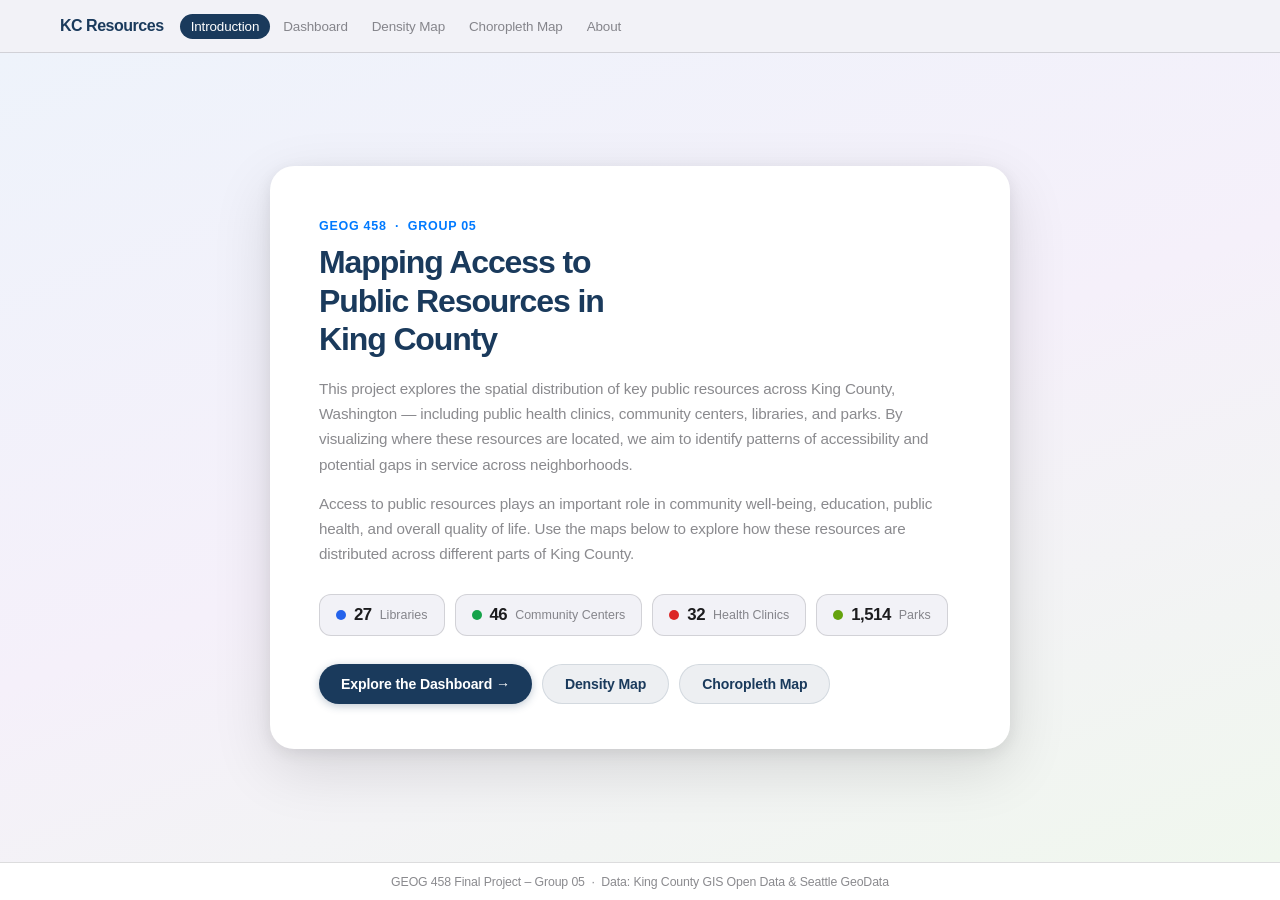
<file: index.html>
<!DOCTYPE html>
<html lang="en">
<head>
  <meta charset="UTF-8">
  <title>Access to Public Resources in King County</title>
  <meta name="viewport" content="width=device-width, initial-scale=1.0">
  <link rel="stylesheet" href="css/style.css">
</head>

<body>

  <header>
    <nav>
      <a href="index.html" class="nav-brand">KC Resources</a>
      <ul>
        <li><a href="index.html" class="active">Introduction</a></li>
        <li><a href="map1.html">Dashboard</a></li>
        <li><a href="map2.html">Density Map</a></li>
        <li><a href="map3.html">Choropleth Map</a></li>
        <li><a href="about.html">About</a></li>
      </ul>
    </nav>
  </header>

  <main class="intro">
    <div class="intro-card">

      <div class="intro-eyebrow">GEOG 458 &nbsp;·&nbsp; Group 05</div>
      <h2>Mapping Access to<br>Public Resources in<br>King County</h2>

      <p>
        This project explores the spatial distribution of key public resources
        across King County, Washington — including public health clinics,
        community centers, libraries, and parks. By visualizing where these
        resources are located, we aim to identify patterns of accessibility
        and potential gaps in service across neighborhoods.
      </p>

      <p>
        Access to public resources plays an important role in community
        well-being, education, public health, and overall quality of life.
        Use the maps below to explore how these resources are distributed
        across different parts of King County.
      </p>

      <!-- Resource stats -->
      <div class="stat-row">
        <div class="stat-chip">
          <div class="stat-dot" style="background:#2563EB"></div>
          <span class="stat-num">27</span>
          <span class="stat-label">Libraries</span>
        </div>
        <div class="stat-chip">
          <div class="stat-dot" style="background:#16A34A"></div>
          <span class="stat-num">46</span>
          <span class="stat-label">Community Centers</span>
        </div>
        <div class="stat-chip">
          <div class="stat-dot" style="background:#DC2626"></div>
          <span class="stat-num">32</span>
          <span class="stat-label">Health Clinics</span>
        </div>
        <div class="stat-chip">
          <div class="stat-dot" style="background:#65A30D"></div>
          <span class="stat-num">1,514</span>
          <span class="stat-label">Parks</span>
        </div>
      </div>

      <!-- CTA buttons -->
      <div class="btn-row">
        <a href="map1.html" class="btn btn-primary">Explore the Dashboard →</a>
        <a href="map2.html" class="btn btn-secondary">Density Map</a>
        <a href="map3.html" class="btn btn-secondary">Choropleth Map</a>
      </div>

    </div>
  </main>

  <footer>
    <p>GEOG 458 Final Project – Group 05 &nbsp;·&nbsp; Data: King County GIS Open Data &amp; Seattle GeoData</p>
  </footer>

</body>
</html>
</file>
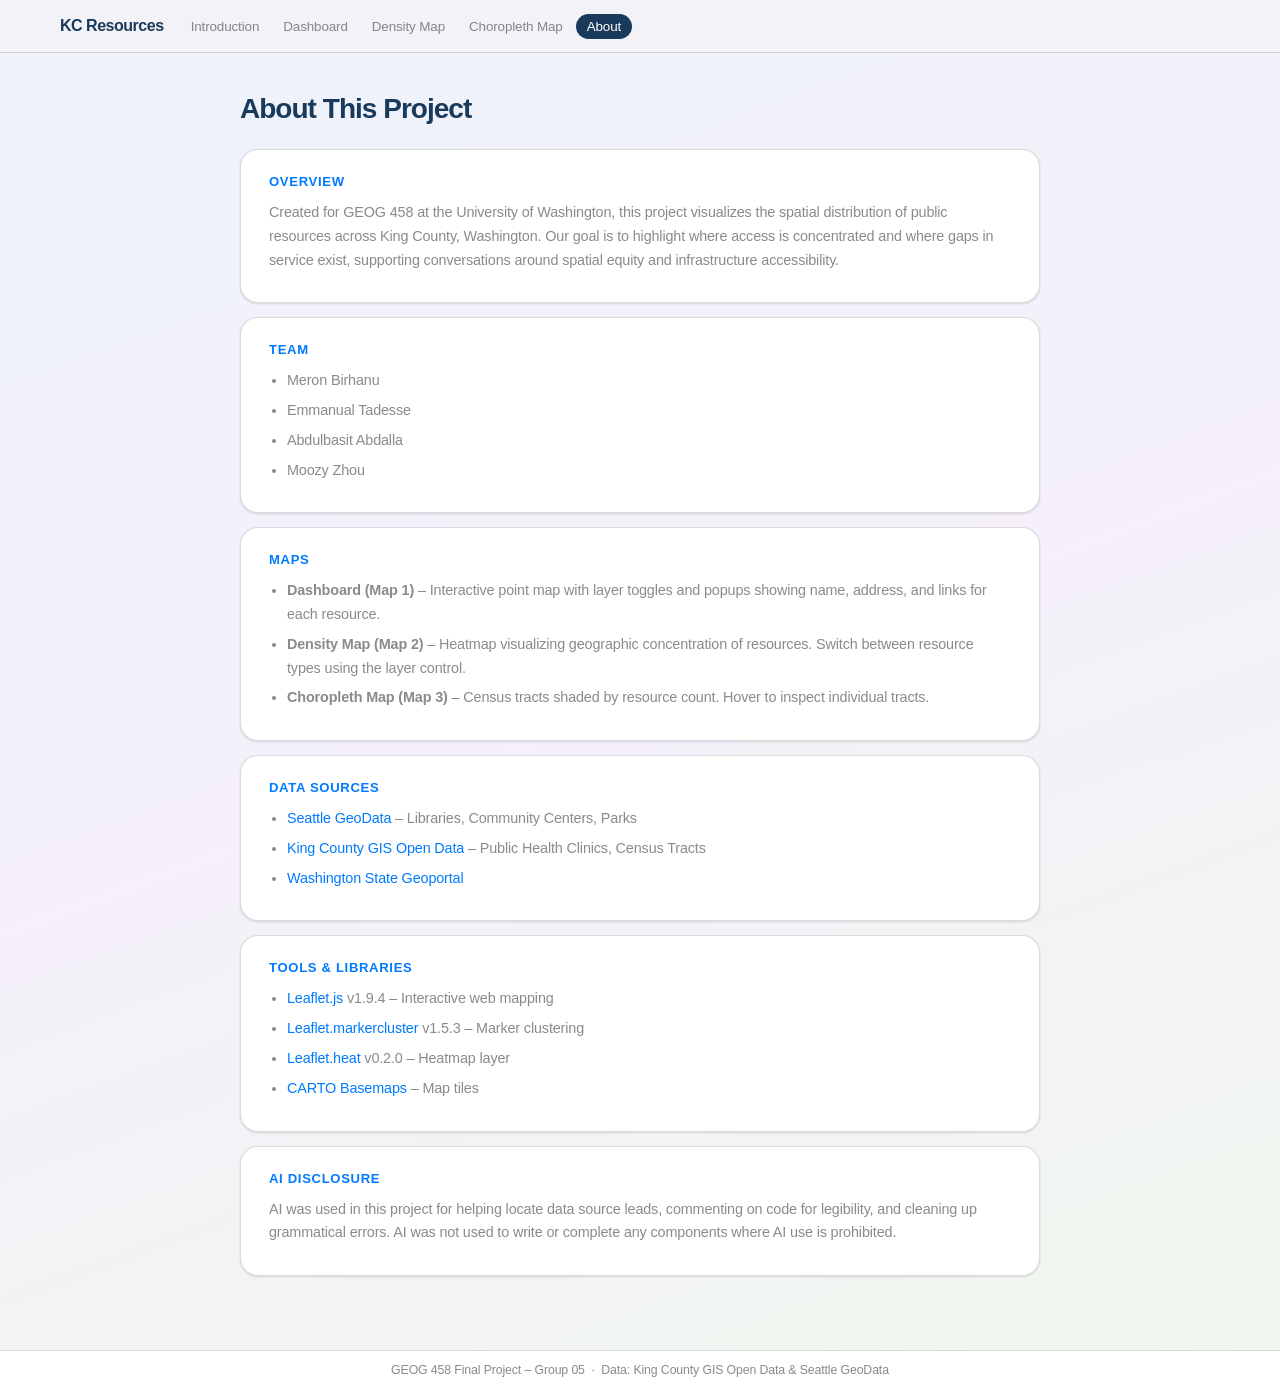
<file: about.html>
<!DOCTYPE html>
<html lang="en">
<head>
  <meta charset="UTF-8">
  <title>About – KC Resources</title>
  <meta name="viewport" content="width=device-width, initial-scale=1.0">
  <link rel="stylesheet" href="css/style.css">
</head>
<body>

  <header>
    <nav>
      <a href="index.html" class="nav-brand">KC Resources</a>
      <ul>
        <li><a href="index.html">Introduction</a></li>
        <li><a href="map1.html">Dashboard</a></li>
        <li><a href="map2.html">Density Map</a></li>
        <li><a href="map3.html">Choropleth Map</a></li>
        <li><a href="about.html" class="active">About</a></li>
      </ul>
    </nav>
  </header>

  <main class="about">
    <div class="about-inner">

      <h2>About This Project</h2>

      <div class="about-card">
        <h3>Overview</h3>
        <p>
          Created for GEOG 458 at the University of Washington, this project visualizes
          the spatial distribution of public resources across King County, Washington.
          Our goal is to highlight where access is concentrated and where gaps in service exist,
          supporting conversations around spatial equity and infrastructure accessibility.
        </p>
      </div>

      <div class="about-card">
        <h3>Team</h3>
        <ul>
          <li>Meron Birhanu</li>
          <li>Emmanual Tadesse</li>
          <li>Abdulbasit Abdalla</li>
          <li>Moozy Zhou</li>
        </ul>
      </div>

      <div class="about-card">
        <h3>Maps</h3>
        <ul>
          <li><strong>Dashboard (Map 1)</strong> – Interactive point map with layer toggles and popups showing name, address, and links for each resource.</li>
          <li><strong>Density Map (Map 2)</strong> – Heatmap visualizing geographic concentration of resources. Switch between resource types using the layer control.</li>
          <li><strong>Choropleth Map (Map 3)</strong> – Census tracts shaded by resource count. Hover to inspect individual tracts.</li>
        </ul>
      </div>

      <div class="about-card">
        <h3>Data Sources</h3>
        <ul>
          <li><a href="https://data-seattlecitygis.opendata.arcgis.com/" target="_blank">Seattle GeoData</a> – Libraries, Community Centers, Parks</li>
          <li><a href="https://gis-kingcounty.opendata.arcgis.com/" target="_blank">King County GIS Open Data</a> – Public Health Clinics, Census Tracts</li>
          <li><a href="https://geo.wa.gov/" target="_blank">Washington State Geoportal</a></li>
        </ul>
      </div>

      <div class="about-card">
        <h3>Tools &amp; Libraries</h3>
        <ul>
          <li><a href="https://leafletjs.com/" target="_blank">Leaflet.js</a> v1.9.4 – Interactive web mapping</li>
          <li><a href="https://github.com/Leaflet/Leaflet.markercluster" target="_blank">Leaflet.markercluster</a> v1.5.3 – Marker clustering</li>
          <li><a href="https://github.com/Leaflet/Leaflet.heat" target="_blank">Leaflet.heat</a> v0.2.0 – Heatmap layer</li>
          <li><a href="https://carto.com/basemaps/" target="_blank">CARTO Basemaps</a> – Map tiles</li>
        </ul>
      </div>

      <div class="about-card">
        <h3>AI Disclosure</h3>
        <p>
          AI was used in this project for helping locate data source leads, commenting on code for
          legibility, and cleaning up grammatical errors. AI was not used to write or complete any
          components where AI use is prohibited.
        </p>
      </div>

    </div>
  </main>

  <footer>
    <p>GEOG 458 Final Project – Group 05 &nbsp;·&nbsp; Data: King County GIS Open Data &amp; Seattle GeoData</p>
  </footer>

</body>
</html>
</file>
<file: css/style.css>
/* =============================================
   King County Public Resources
   SwiftUI-inspired Design System
   ============================================= */

/* ---- Variables (iOS Color System) ---- */
:root {
  --blue:        #007AFF;
  --blue-dark:   #0051d5;
  --blue-soft:   rgba(0, 122, 255, 0.1);
  --green:       #34C759;
  --red:         #FF3B30;
  --orange:      #FF9500;
  --lime:        #65A30D;

  --bg:          #F2F2F7;
  --surface:     #FFFFFF;
  --surface-2:   rgba(255, 255, 255, 0.75);
  --text-1:      #1C1C1E;
  --text-2:      rgba(60, 60, 67, 0.6);
  --text-3:      rgba(60, 60, 67, 0.35);
  --separator:   rgba(60, 60, 67, 0.18);

  --nav-bg:      rgba(242, 242, 247, 0.82);
  --brand:       #1a3a5c;
  --brand-soft:  rgba(26, 58, 92, 0.08);

  --radius-sm:   8px;
  --radius-md:   12px;
  --radius-lg:   18px;
  --radius-xl:   24px;
  --radius-pill: 999px;

  --shadow-sm:   0 1px 3px rgba(0,0,0,0.08), 0 1px 2px rgba(0,0,0,0.06);
  --shadow-md:   0 4px 12px rgba(0,0,0,0.08), 0 2px 4px rgba(0,0,0,0.06);
  --shadow-lg:   0 8px 30px rgba(0,0,0,0.10), 0 2px 8px rgba(0,0,0,0.06);
  --shadow-xl:   0 20px 60px rgba(0,0,0,0.12), 0 4px 16px rgba(0,0,0,0.08);

  --ease:        cubic-bezier(0.4, 0, 0.2, 1);
  --ease-spring: cubic-bezier(0.34, 1.56, 0.64, 1);
}

/* ---- Reset ---- */
*, *::before, *::after {
  box-sizing: border-box;
  margin: 0;
  padding: 0;
}

html { scroll-behavior: smooth; }

body {
  font-family: -apple-system, BlinkMacSystemFont, "Segoe UI", "Helvetica Neue", Arial, sans-serif;
  background: var(--bg);
  color: var(--text-1);
  min-height: 100vh;
  display: flex;
  flex-direction: column;
  -webkit-font-smoothing: antialiased;
  -moz-osx-font-smoothing: grayscale;
}

/* ---- Page entry animation ---- */
@keyframes fadeUp {
  from { opacity: 0; transform: translateY(12px); }
  to   { opacity: 1; transform: translateY(0); }
}

main, .map-header {
  animation: fadeUp 0.4s var(--ease) both;
}

/* =============================================
   Navigation
   ============================================= */
header {
  position: sticky;
  top: 0;
  z-index: 1000;
  background: var(--nav-bg);
  backdrop-filter: blur(20px);
  -webkit-backdrop-filter: blur(20px);
  border-bottom: 1px solid var(--separator);
}

header nav {
  display: flex;
  align-items: center;
  gap: 8px;
  height: 52px;
  padding: 0 20px;
  max-width: 1200px;
  margin: 0 auto;
}

.nav-brand {
  font-size: 1rem;
  font-weight: 700;
  color: var(--brand);
  letter-spacing: -0.03em;
  white-space: nowrap;
  margin-right: 8px;
  text-decoration: none;
}

header nav ul {
  list-style: none;
  display: flex;
  gap: 2px;
  flex-wrap: wrap;
}

header nav ul li a {
  color: var(--text-2);
  text-decoration: none;
  padding: 5px 11px;
  border-radius: var(--radius-pill);
  font-size: 0.84rem;
  font-weight: 500;
  letter-spacing: -0.01em;
  transition: background 0.18s var(--ease), color 0.18s var(--ease);
}

header nav ul li a:hover {
  background: var(--brand-soft);
  color: var(--brand);
}

header nav ul li a.active {
  background: var(--brand);
  color: #fff;
}

/* =============================================
   Footer
   ============================================= */
footer {
  background: var(--surface);
  border-top: 1px solid var(--separator);
  text-align: center;
  padding: 10px 16px;
  font-size: 0.77rem;
  color: var(--text-2);
  height: 38px;
  display: flex;
  align-items: center;
  justify-content: center;
  letter-spacing: -0.01em;
}

/* =============================================
   Map container
   ============================================= */
#map {
  flex: 1;
  width: 100%;
  height: calc(100vh - 52px - 44px - 38px);
  min-height: 480px;
}

/* =============================================
   Map header bar
   ============================================= */
.map-header {
  background: var(--surface);
  border-bottom: 1px solid var(--separator);
  padding: 10px 20px;
  display: flex;
  align-items: center;
  height: 44px;
  gap: 10px;
}

.map-header h2 {
  font-size: 0.9rem;
  font-weight: 600;
  color: var(--text-1);
  letter-spacing: -0.02em;
}

.map-header p {
  font-size: 0.78rem;
  color: var(--text-2);
  letter-spacing: -0.01em;
}

.map-header-divider {
  width: 1px;
  height: 18px;
  background: var(--separator);
}

/* =============================================
   Introduction page
   ============================================= */
main.intro {
  flex: 1;
  display: grid;
  place-items: center;
  padding: 48px 20px;
  background: linear-gradient(160deg, #eef3fb 0%, #f5f0fa 50%, #f0f7ee 100%);
}

.intro-card {
  background: var(--surface);
  border-radius: var(--radius-xl);
  box-shadow: var(--shadow-xl);
  max-width: 740px;
  width: 100%;
  padding: 52px 48px 44px;
  border: 1px solid rgba(255,255,255,0.8);
}

.intro-eyebrow {
  font-size: 0.78rem;
  font-weight: 600;
  letter-spacing: 0.06em;
  text-transform: uppercase;
  color: var(--blue);
  margin-bottom: 10px;
}

.intro-card h2 {
  font-size: 2rem;
  font-weight: 700;
  letter-spacing: -0.035em;
  line-height: 1.2;
  color: var(--brand);
  margin-bottom: 18px;
}

.intro-card p {
  line-height: 1.65;
  color: var(--text-2);
  font-size: 0.95rem;
  margin-bottom: 14px;
  letter-spacing: -0.01em;
}

/* Stat chips row */
.stat-row {
  display: flex;
  gap: 10px;
  flex-wrap: wrap;
  margin: 28px 0;
}

.stat-chip {
  display: flex;
  align-items: center;
  gap: 8px;
  padding: 10px 16px;
  background: var(--bg);
  border-radius: var(--radius-md);
  border: 1px solid var(--separator);
  transition: transform 0.2s var(--ease-spring), box-shadow 0.2s var(--ease);
}

.stat-chip:hover {
  transform: translateY(-2px);
  box-shadow: var(--shadow-md);
}

.stat-dot {
  width: 10px;
  height: 10px;
  border-radius: 50%;
  flex-shrink: 0;
}

.stat-num {
  font-size: 1.05rem;
  font-weight: 700;
  letter-spacing: -0.03em;
  color: var(--text-1);
}

.stat-label {
  font-size: 0.78rem;
  color: var(--text-2);
  font-weight: 500;
}

/* CTA buttons */
.btn-row {
  display: flex;
  gap: 10px;
  flex-wrap: wrap;
  margin-top: 4px;
}

.btn {
  display: inline-flex;
  align-items: center;
  gap: 6px;
  padding: 11px 22px;
  border-radius: var(--radius-pill);
  font-size: 0.88rem;
  font-weight: 600;
  letter-spacing: -0.01em;
  text-decoration: none;
  transition: transform 0.18s var(--ease-spring), box-shadow 0.18s var(--ease), background 0.18s var(--ease);
  cursor: pointer;
  border: none;
}

.btn-primary {
  background: var(--brand);
  color: #fff;
  box-shadow: 0 2px 8px rgba(26,58,92,0.28);
}

.btn-primary:hover {
  background: #2a5888;
  transform: translateY(-1px);
  box-shadow: 0 4px 14px rgba(26,58,92,0.32);
}

.btn-primary:active {
  transform: scale(0.97);
}

.btn-secondary {
  background: var(--brand-soft);
  color: var(--brand);
  border: 1px solid rgba(26,58,92,0.12);
}

.btn-secondary:hover {
  background: rgba(26,58,92,0.12);
  transform: translateY(-1px);
}

/* =============================================
   About page
   ============================================= */
main.about {
  flex: 1;
  padding: 40px 20px 60px;
  background: linear-gradient(160deg, #eef3fb 0%, #f5f0fa 50%, #f0f7ee 100%);
}

.about-inner {
  max-width: 800px;
  margin: 0 auto;
}

.about-inner > h2 {
  font-size: 1.75rem;
  font-weight: 700;
  letter-spacing: -0.035em;
  color: var(--brand);
  margin-bottom: 24px;
}

.about-card {
  background: var(--surface);
  border-radius: var(--radius-lg);
  padding: 24px 28px;
  margin-bottom: 14px;
  box-shadow: var(--shadow-sm);
  border: 1px solid var(--separator);
  transition: box-shadow 0.2s var(--ease), transform 0.2s var(--ease-spring);
}

.about-card:hover {
  box-shadow: var(--shadow-md);
  transform: translateY(-1px);
}

.about-card h3 {
  font-size: 0.82rem;
  font-weight: 600;
  letter-spacing: 0.05em;
  text-transform: uppercase;
  color: var(--blue);
  margin-bottom: 12px;
}

.about-card p,
.about-card li {
  font-size: 0.9rem;
  line-height: 1.65;
  color: var(--text-2);
  margin-bottom: 6px;
  letter-spacing: -0.01em;
}

.about-card ul {
  padding-left: 18px;
}

.about-card a {
  color: var(--blue);
  text-decoration: none;
  font-weight: 500;
}

.about-card a:hover { text-decoration: underline; }

/* =============================================
   Leaflet popup overrides
   ============================================= */
.popup-content {
  font-family: -apple-system, BlinkMacSystemFont, "Segoe UI", sans-serif;
  font-size: 0.84rem;
  line-height: 1.5;
  max-width: 210px;
  -webkit-font-smoothing: antialiased;
}

.popup-content h4 {
  font-size: 0.9rem;
  font-weight: 600;
  margin: 4px 0 3px;
  color: var(--text-1);
  letter-spacing: -0.02em;
}

.popup-content .tag {
  display: inline-block;
  padding: 2px 9px;
  border-radius: var(--radius-pill);
  font-size: 0.7rem;
  font-weight: 600;
  color: #fff;
  letter-spacing: 0.02em;
  margin-bottom: 4px;
}

.popup-content div {
  color: var(--text-2);
  margin-top: 2px;
}

.popup-content a {
  color: var(--blue);
  text-decoration: none;
  font-weight: 500;
  font-size: 0.8rem;
}

.popup-content a:hover { text-decoration: underline; }

/* Leaflet popup chrome */
.leaflet-popup-content-wrapper {
  border-radius: var(--radius-md) !important;
  box-shadow: var(--shadow-lg) !important;
  border: 1px solid var(--separator) !important;
  padding: 0 !important;
}

.leaflet-popup-content {
  margin: 14px 16px !important;
}

.leaflet-popup-tip {
  box-shadow: none !important;
}

/* =============================================
   Legend
   ============================================= */
.legend {
  background: rgba(255,255,255,0.92);
  backdrop-filter: blur(12px);
  -webkit-backdrop-filter: blur(12px);
  padding: 13px 15px;
  border-radius: var(--radius-md);
  box-shadow: var(--shadow-md);
  border: 1px solid var(--separator);
  font-size: 0.8rem;
  font-family: -apple-system, BlinkMacSystemFont, "Segoe UI", sans-serif;
  -webkit-font-smoothing: antialiased;
  min-width: 148px;
}

.legend h4 {
  font-size: 0.72rem;
  font-weight: 600;
  letter-spacing: 0.05em;
  text-transform: uppercase;
  color: var(--text-2);
  margin-bottom: 8px;
}

.legend-item {
  display: flex;
  align-items: center;
  gap: 8px;
  margin-bottom: 5px;
  color: var(--text-1);
  font-size: 0.8rem;
  font-weight: 500;
}

.legend-dot {
  width: 10px;
  height: 10px;
  border-radius: 50%;
  flex-shrink: 0;
  box-shadow: 0 1px 3px rgba(0,0,0,0.2);
}

.legend-swatch {
  width: 20px;
  height: 11px;
  border-radius: 3px;
  flex-shrink: 0;
}

/* =============================================
   Loading overlay
   ============================================= */
#loading {
  position: fixed;
  inset: 0;
  background: rgba(242, 242, 247, 0.88);
  backdrop-filter: blur(10px);
  -webkit-backdrop-filter: blur(10px);
  display: flex;
  flex-direction: column;
  align-items: center;
  justify-content: center;
  z-index: 9999;
  font-size: 0.9rem;
  font-family: -apple-system, BlinkMacSystemFont, "Segoe UI", sans-serif;
  color: var(--text-2);
  font-weight: 500;
  gap: 14px;
  letter-spacing: -0.01em;
}

.spinner {
  width: 32px;
  height: 32px;
  border: 3px solid var(--separator);
  border-top-color: var(--brand);
  border-radius: 50%;
  animation: spin 0.75s linear infinite;
}

@keyframes spin { to { transform: rotate(360deg); } }

/* =============================================
   Leaflet layer control override
   ============================================= */
.leaflet-control-layers {
  border-radius: var(--radius-md) !important;
  border: 1px solid var(--separator) !important;
  box-shadow: var(--shadow-md) !important;
  background: rgba(255,255,255,0.92) !important;
  backdrop-filter: blur(12px) !important;
  -webkit-backdrop-filter: blur(12px) !important;
  font-family: -apple-system, BlinkMacSystemFont, "Segoe UI", sans-serif !important;
  font-size: 0.82rem !important;
}

.leaflet-control-layers-expanded {
  padding: 10px 14px !important;
}

.leaflet-control-zoom {
  border-radius: var(--radius-md) !important;
  border: 1px solid var(--separator) !important;
  box-shadow: var(--shadow-sm) !important;
  overflow: hidden;
}

.leaflet-control-zoom a {
  background: rgba(255,255,255,0.92) !important;
  backdrop-filter: blur(12px) !important;
  -webkit-backdrop-filter: blur(12px) !important;
  color: var(--text-1) !important;
  font-size: 1.1rem !important;
  transition: background 0.15s var(--ease) !important;
}

.leaflet-control-zoom a:hover {
  background: var(--bg) !important;
}
</file>
